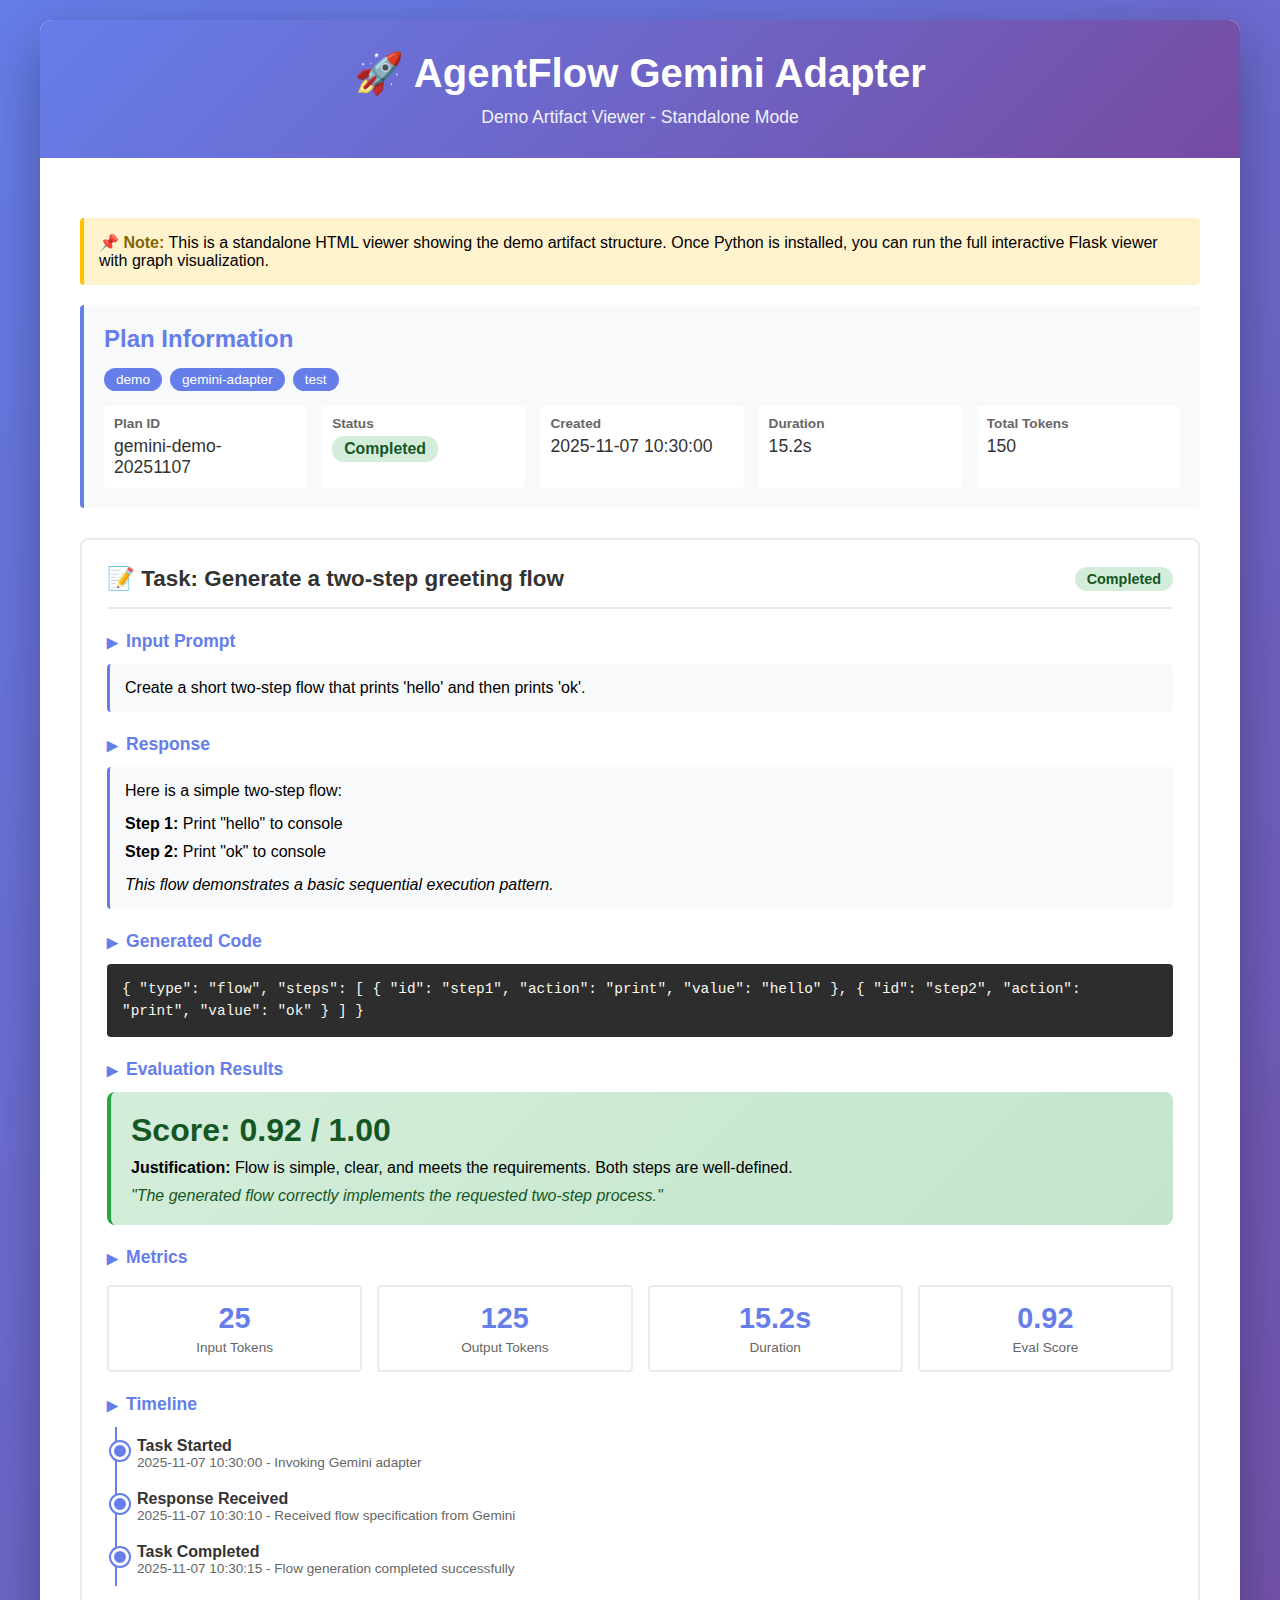
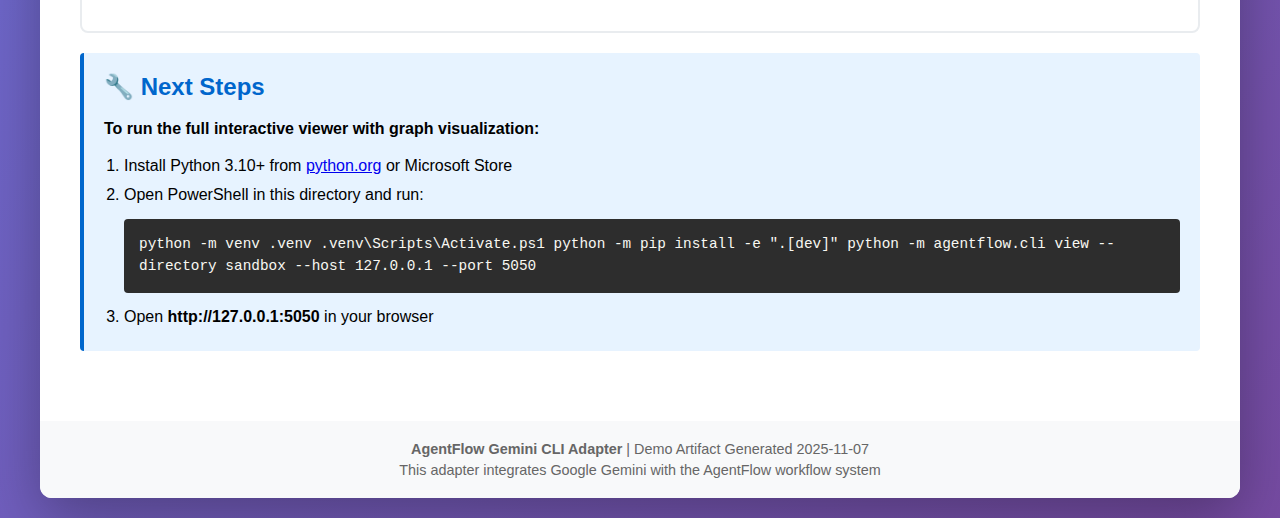
<file: sandbox/viewer-standalone.html>
<!DOCTYPE html>
<html lang="en">
<head>
    <meta charset="UTF-8">
    <meta name="viewport" content="width=device-width, initial-scale=1.0">
    <title>AgentFlow Gemini Demo - Standalone Viewer</title>
    <style>
        * {
            margin: 0;
            padding: 0;
            box-sizing: border-box;
        }
        body {
            font-family: -apple-system, BlinkMacSystemFont, 'Segoe UI', 'Roboto', 'Oxygen', 'Ubuntu', 'Cantarell', sans-serif;
            background: linear-gradient(135deg, #667eea 0%, #764ba2 100%);
            min-height: 100vh;
            padding: 20px;
        }
        .container {
            max-width: 1200px;
            margin: 0 auto;
            background: white;
            border-radius: 12px;
            box-shadow: 0 20px 60px rgba(0,0,0,0.3);
            overflow: hidden;
        }
        .header {
            background: linear-gradient(135deg, #667eea 0%, #764ba2 100%);
            color: white;
            padding: 30px;
            text-align: center;
        }
        .header h1 {
            font-size: 2.5em;
            margin-bottom: 10px;
        }
        .header p {
            font-size: 1.1em;
            opacity: 0.9;
        }
        .content {
            padding: 40px;
        }
        .plan-info {
            background: #f8f9fa;
            border-left: 4px solid #667eea;
            padding: 20px;
            margin-bottom: 30px;
            border-radius: 4px;
        }
        .plan-info h2 {
            color: #667eea;
            margin-bottom: 15px;
        }
        .info-grid {
            display: grid;
            grid-template-columns: repeat(auto-fit, minmax(200px, 1fr));
            gap: 15px;
            margin-top: 15px;
        }
        .info-item {
            padding: 10px;
            background: white;
            border-radius: 4px;
        }
        .info-item label {
            font-weight: 600;
            color: #666;
            font-size: 0.85em;
            display: block;
            margin-bottom: 5px;
        }
        .info-item .value {
            color: #333;
            font-size: 1.1em;
        }
        .status-badge {
            display: inline-block;
            padding: 4px 12px;
            border-radius: 12px;
            font-size: 0.9em;
            font-weight: 600;
        }
        .status-completed {
            background: #d4edda;
            color: #155724;
        }
        .node-card {
            background: white;
            border: 2px solid #e9ecef;
            border-radius: 8px;
            padding: 25px;
            margin-bottom: 20px;
            transition: all 0.3s ease;
        }
        .node-card:hover {
            box-shadow: 0 4px 12px rgba(0,0,0,0.1);
            transform: translateY(-2px);
        }
        .node-header {
            display: flex;
            justify-content: space-between;
            align-items: center;
            margin-bottom: 20px;
            padding-bottom: 15px;
            border-bottom: 2px solid #e9ecef;
        }
        .node-title {
            font-size: 1.4em;
            color: #333;
            font-weight: 600;
        }
        .section {
            margin-bottom: 20px;
        }
        .section-title {
            font-size: 1.1em;
            font-weight: 600;
            color: #667eea;
            margin-bottom: 10px;
            display: flex;
            align-items: center;
        }
        .section-title::before {
            content: '▸';
            margin-right: 8px;
            font-size: 1.2em;
        }
        .section-content {
            background: #f8f9fa;
            padding: 15px;
            border-radius: 4px;
            border-left: 3px solid #667eea;
        }
        .code-block {
            background: #2d2d2d;
            color: #f8f8f2;
            padding: 15px;
            border-radius: 4px;
            overflow-x: auto;
            font-family: 'Courier New', monospace;
            font-size: 0.9em;
            line-height: 1.5;
        }
        .evaluation {
            background: linear-gradient(135deg, #d4edda 0%, #c3e6cb 100%);
            padding: 20px;
            border-radius: 8px;
            border-left: 4px solid #28a745;
        }
        .evaluation .score {
            font-size: 2em;
            font-weight: bold;
            color: #155724;
            margin-bottom: 10px;
        }
        .metrics-grid {
            display: grid;
            grid-template-columns: repeat(auto-fit, minmax(150px, 1fr));
            gap: 15px;
            margin-top: 15px;
        }
        .metric-box {
            background: white;
            padding: 15px;
            border-radius: 4px;
            text-align: center;
            border: 2px solid #e9ecef;
        }
        .metric-value {
            font-size: 1.8em;
            font-weight: bold;
            color: #667eea;
            display: block;
        }
        .metric-label {
            font-size: 0.85em;
            color: #666;
            margin-top: 5px;
        }
        .timeline {
            position: relative;
            padding-left: 30px;
        }
        .timeline::before {
            content: '';
            position: absolute;
            left: 8px;
            top: 0;
            bottom: 0;
            width: 2px;
            background: #667eea;
        }
        .timeline-item {
            position: relative;
            padding: 10px 0;
        }
        .timeline-item::before {
            content: '';
            position: absolute;
            left: -26px;
            top: 15px;
            width: 12px;
            height: 12px;
            border-radius: 50%;
            background: #667eea;
            border: 3px solid white;
            box-shadow: 0 0 0 2px #667eea;
        }
        .timeline-event {
            font-weight: 600;
            color: #333;
        }
        .timeline-time {
            font-size: 0.85em;
            color: #666;
        }
        .tags {
            display: flex;
            flex-wrap: wrap;
            gap: 8px;
            margin-top: 10px;
        }
        .tag {
            background: #667eea;
            color: white;
            padding: 4px 12px;
            border-radius: 12px;
            font-size: 0.85em;
        }
        .footer {
            background: #f8f9fa;
            padding: 20px;
            text-align: center;
            color: #666;
            font-size: 0.9em;
        }
        .note-box {
            background: #fff3cd;
            border-left: 4px solid #ffc107;
            padding: 15px;
            border-radius: 4px;
            margin: 20px 0;
        }
        .note-box strong {
            color: #856404;
        }
    </style>
</head>
<body>
    <div class="container">
        <div class="header">
            <h1>🚀 AgentFlow Gemini Adapter</h1>
            <p>Demo Artifact Viewer - Standalone Mode</p>
        </div>

        <div class="content">
            <div class="note-box">
                <strong>📌 Note:</strong> This is a standalone HTML viewer showing the demo artifact structure. 
                Once Python is installed, you can run the full interactive Flask viewer with graph visualization.
            </div>

            <div class="plan-info">
                <h2>Plan Information</h2>
                <div class="tags">
                    <span class="tag">demo</span>
                    <span class="tag">gemini-adapter</span>
                    <span class="tag">test</span>
                </div>
                <div class="info-grid">
                    <div class="info-item">
                        <label>Plan ID</label>
                        <div class="value">gemini-demo-20251107</div>
                    </div>
                    <div class="info-item">
                        <label>Status</label>
                        <div class="value"><span class="status-badge status-completed">Completed</span></div>
                    </div>
                    <div class="info-item">
                        <label>Created</label>
                        <div class="value">2025-11-07 10:30:00</div>
                    </div>
                    <div class="info-item">
                        <label>Duration</label>
                        <div class="value">15.2s</div>
                    </div>
                    <div class="info-item">
                        <label>Total Tokens</label>
                        <div class="value">150</div>
                    </div>
                </div>
            </div>

            <div class="node-card">
                <div class="node-header">
                    <div class="node-title">📝 Task: Generate a two-step greeting flow</div>
                    <span class="status-badge status-completed">Completed</span>
                </div>

                <div class="section">
                    <div class="section-title">Input Prompt</div>
                    <div class="section-content">
                        Create a short two-step flow that prints 'hello' and then prints 'ok'.
                    </div>
                </div>

                <div class="section">
                    <div class="section-title">Response</div>
                    <div class="section-content">
                        <p style="margin-bottom: 15px;">Here is a simple two-step flow:</p>
                        <p style="margin-bottom: 10px;"><strong>Step 1:</strong> Print "hello" to console</p>
                        <p style="margin-bottom: 10px;"><strong>Step 2:</strong> Print "ok" to console</p>
                        <p style="margin-top: 15px; font-style: italic;">This flow demonstrates a basic sequential execution pattern.</p>
                    </div>
                </div>

                <div class="section">
                    <div class="section-title">Generated Code</div>
                    <div class="code-block">
{
  "type": "flow",
  "steps": [
    {
      "id": "step1",
      "action": "print",
      "value": "hello"
    },
    {
      "id": "step2",
      "action": "print",
      "value": "ok"
    }
  ]
}
                    </div>
                </div>

                <div class="section">
                    <div class="section-title">Evaluation Results</div>
                    <div class="evaluation">
                        <div class="score">Score: 0.92 / 1.00</div>
                        <div><strong>Justification:</strong> Flow is simple, clear, and meets the requirements. Both steps are well-defined.</div>
                        <div style="margin-top: 10px; font-style: italic; color: #155724;">
                            "The generated flow correctly implements the requested two-step process."
                        </div>
                    </div>
                </div>

                <div class="section">
                    <div class="section-title">Metrics</div>
                    <div class="metrics-grid">
                        <div class="metric-box">
                            <span class="metric-value">25</span>
                            <div class="metric-label">Input Tokens</div>
                        </div>
                        <div class="metric-box">
                            <span class="metric-value">125</span>
                            <div class="metric-label">Output Tokens</div>
                        </div>
                        <div class="metric-box">
                            <span class="metric-value">15.2s</span>
                            <div class="metric-label">Duration</div>
                        </div>
                        <div class="metric-box">
                            <span class="metric-value">0.92</span>
                            <div class="metric-label">Eval Score</div>
                        </div>
                    </div>
                </div>

                <div class="section">
                    <div class="section-title">Timeline</div>
                    <div class="timeline">
                        <div class="timeline-item">
                            <div class="timeline-event">Task Started</div>
                            <div class="timeline-time">2025-11-07 10:30:00 - Invoking Gemini adapter</div>
                        </div>
                        <div class="timeline-item">
                            <div class="timeline-event">Response Received</div>
                            <div class="timeline-time">2025-11-07 10:30:10 - Received flow specification from Gemini</div>
                        </div>
                        <div class="timeline-item">
                            <div class="timeline-event">Task Completed</div>
                            <div class="timeline-time">2025-11-07 10:30:15 - Flow generation completed successfully</div>
                        </div>
                    </div>
                </div>
            </div>

            <div class="plan-info" style="background: #e7f3ff; border-color: #0066cc;">
                <h2 style="color: #0066cc;">🔧 Next Steps</h2>
                <p style="margin-top: 15px; line-height: 1.6;">
                    <strong>To run the full interactive viewer with graph visualization:</strong>
                </p>
                <ol style="margin-top: 10px; margin-left: 20px; line-height: 1.8;">
                    <li>Install Python 3.10+ from <a href="https://www.python.org/downloads/windows/" target="_blank">python.org</a> or Microsoft Store</li>
                    <li>Open PowerShell in this directory and run:
                        <div class="code-block" style="margin: 10px 0;">python -m venv .venv
.venv\Scripts\Activate.ps1
python -m pip install -e ".[dev]"
python -m agentflow.cli view --directory sandbox --host 127.0.0.1 --port 5050</div>
                    </li>
                    <li>Open <strong>http://127.0.0.1:5050</strong> in your browser</li>
                </ol>
            </div>
        </div>

        <div class="footer">
            <p><strong>AgentFlow Gemini CLI Adapter</strong> | Demo Artifact Generated 2025-11-07</p>
            <p style="margin-top: 5px;">This adapter integrates Google Gemini with the AgentFlow workflow system</p>
        </div>
    </div>
</body>
</html>
</file>
